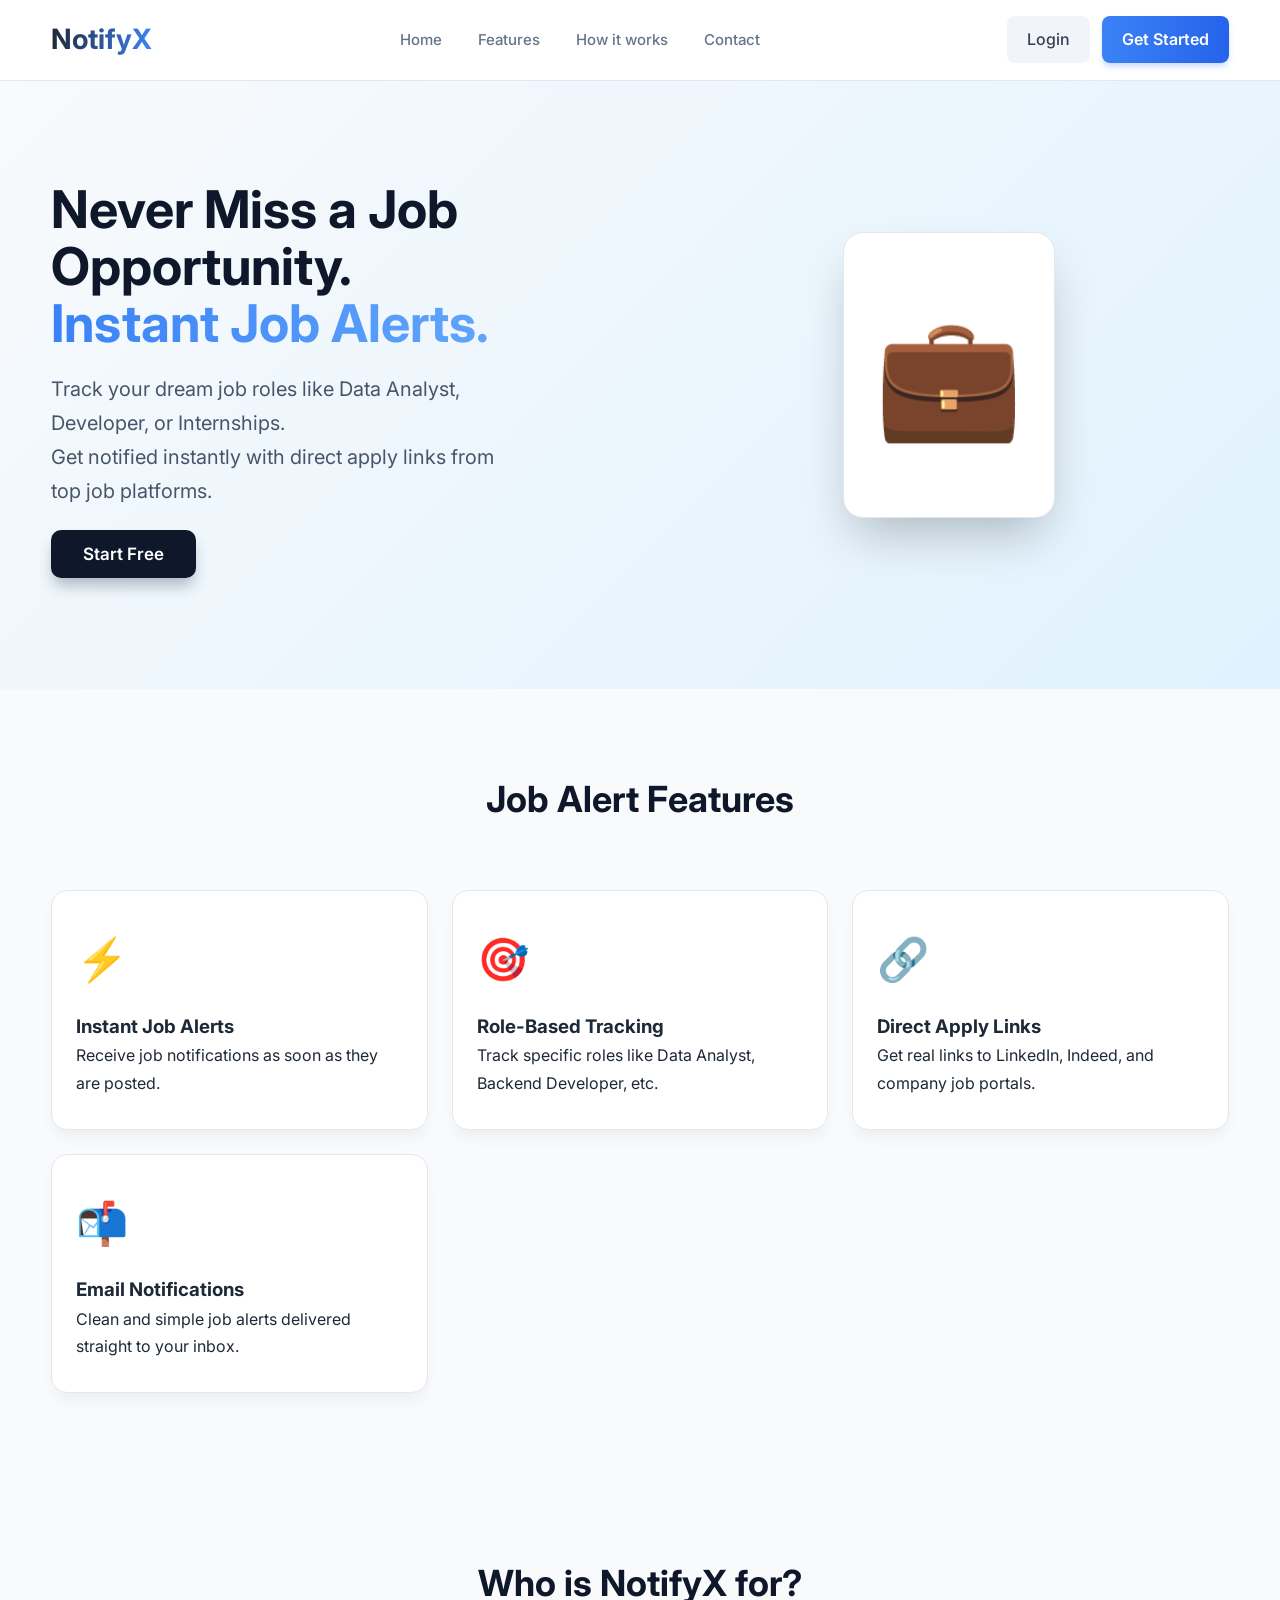
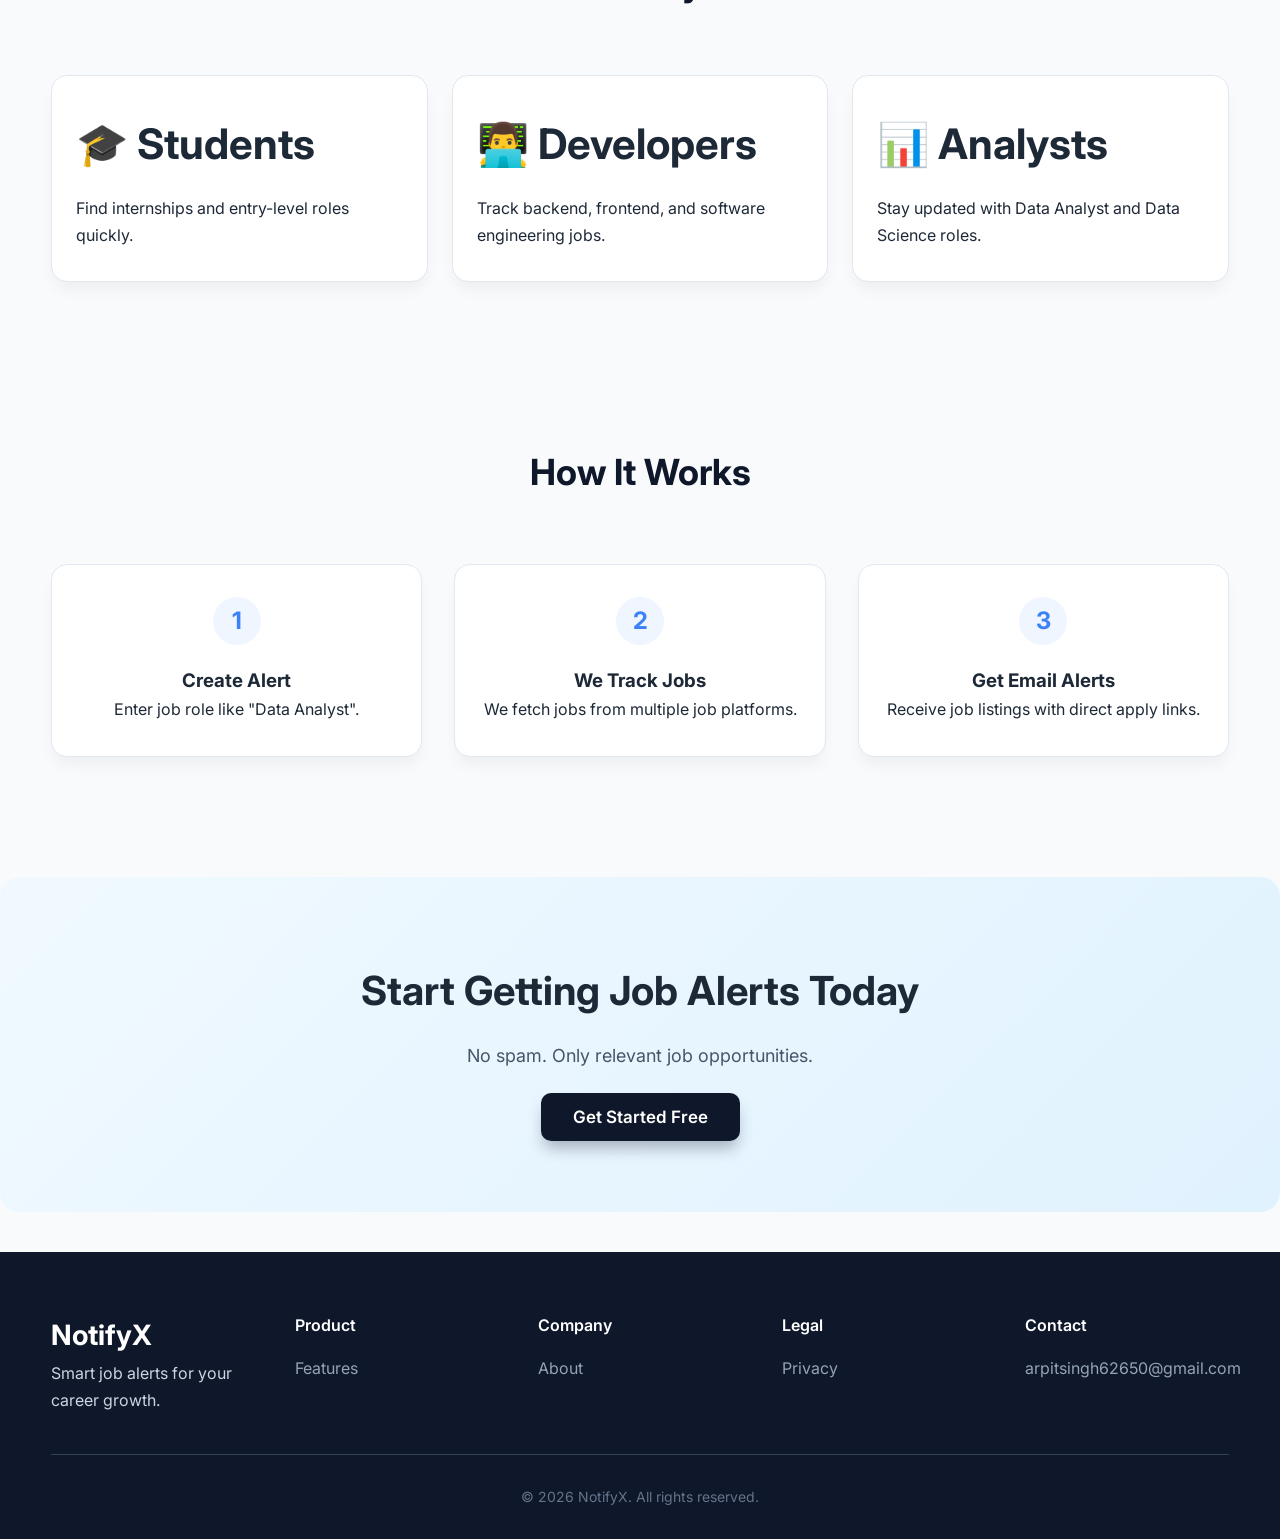
<file: frontend/index.html>
<!DOCTYPE html>
<html lang="en">
<head>
  <meta charset="UTF-8">
  <meta name="viewport" content="width=device-width, initial-scale=1.0">
  <title>NotifyX - Job Alerts</title>

  <link rel="stylesheet" href="css/style.css">
  <link href="https://fonts.googleapis.com/css2?family=Inter:wght@300;400;500;600;700&display=swap" rel="stylesheet">
</head>

<body>

  <!-- NAVBAR -->
  <header class="navbar">
    <div class="container nav-container">
      <h1 class="logo">
        <a href="#hero">NotifyX</a>
      </h1>

      <nav class="nav-links">
        <a href="#hero">Home</a>
        <a href="#features">Features</a>
        <a href="#how">How it works</a>
        <a href="#footer">Contact</a>
      </nav>

      <div class="auth-buttons">
        <a href="#" class="login open-login">Login</a>
        <a href="#" class="signup open-register">Get Started</a>
      </div>
    </div>
  </header>

  <main>

    <!-- HERO -->
    <section id="hero" class="hero">
      <div class="container">
        <div class="hero-content">
          <div class="hero-text">
            <h2>
              Never Miss a Job Opportunity.<br>
              <span class="highlight">Instant Job Alerts.</span>
            </h2>

            <p>
              Track your dream job roles like Data Analyst, Developer, or Internships.<br>
              Get notified instantly with direct apply links from top job platforms.
            </p>

            <a href="#" class="cta open-register">Start Free</a>
          </div>

          <div class="hero-visual">
            <div class="mockup">
              <div class="notification-bell">💼</div>
            </div>
          </div>
        </div>
      </div>
    </section>

    <!-- FEATURES -->
    <section id="features" class="features">
      <div class="container">
        <h2 class="section-title">Job Alert Features</h2>

        <div class="features-grid">
          <div class="feature-card">
            <div class="icon">⚡</div>
            <h3>Instant Job Alerts</h3>
            <p>Receive job notifications as soon as they are posted.</p>
          </div>

          <div class="feature-card">
            <div class="icon">🎯</div>
            <h3>Role-Based Tracking</h3>
            <p>Track specific roles like Data Analyst, Backend Developer, etc.</p>
          </div>

          <div class="feature-card">
            <div class="icon">🔗</div>
            <h3>Direct Apply Links</h3>
            <p>Get real links to LinkedIn, Indeed, and company job portals.</p>
          </div>

          <div class="feature-card">
            <div class="icon">📬</div>
            <h3>Email Notifications</h3>
            <p>Clean and simple job alerts delivered straight to your inbox.</p>
          </div>
        </div>
      </div>
    </section>

    <!-- USE CASES -->
    <section class="use-cases">
      <div class="container">
        <h2 class="section-title">Who is NotifyX for?</h2>

        <div class="use-grid">
          <div class="use-card">
            <h3>🎓 Students</h3>
            <p>Find internships and entry-level roles quickly.</p>
          </div>

          <div class="use-card">
            <h3>👨‍💻 Developers</h3>
            <p>Track backend, frontend, and software engineering jobs.</p>
          </div>

          <div class="use-card">
            <h3>📊 Analysts</h3>
            <p>Stay updated with Data Analyst and Data Science roles.</p>
          </div>
        </div>
      </div>
    </section>

    <!-- HOW IT WORKS -->
    <section id="how" class="how-it-works">
      <div class="container">
        <h2 class="section-title">How It Works</h2>

        <div class="steps">
          <div class="step">
            <span class="step-number">1</span>
            <h3>Create Alert</h3>
            <p>Enter job role like "Data Analyst".</p>
          </div>

          <div class="step">
            <span class="step-number">2</span>
            <h3>We Track Jobs</h3>
            <p>We fetch jobs from multiple job platforms.</p>
          </div>

          <div class="step">
            <span class="step-number">3</span>
            <h3>Get Email Alerts</h3>
            <p>Receive job listings with direct apply links.</p>
          </div>
        </div>
      </div>
    </section>

    <!-- FINAL CTA -->
    <section class="final-cta">
      <div class="container">
        <h2>Start Getting Job Alerts Today</h2>
        <p>No spam. Only relevant job opportunities.</p>
        <a href="#" class="cta open-register">Get Started Free</a>
      </div>
    </section>

  </main>

  <!-- FOOTER -->
  <footer id="footer" class="footer">
    <div class="container">

      <div class="footer-grid">
        <div>
          <h3 class="logo">NotifyX</h3>
          <p>Smart job alerts for your career growth.</p>
        </div>

        <div>
          <h4>Product</h4>
          <a href="#features">Features</a>
        </div>

        <div>
          <h4>Company</h4>
          <a href="#">About</a>
        </div>

        <div>
          <h4>Legal</h4>
          <a href="#">Privacy</a>
        </div>

        <div>
          <h4>Contact</h4>
          <a href="mailto:arpitsingh62650@gmail.com">arpitsingh62650@gmail.com</a>
        </div>
      </div>

      <div class="footer-bottom">
        <p>&copy; 2026 NotifyX. All rights reserved.</p>
      </div>

    </div>
  </footer>

  <!-- LOGIN MODAL -->
  <div id="loginModal" class="modal hidden">
    <div class="modal-card">
      <button type="button" class="close-btn" id="closeModal">&times;</button>
      <h2>Login</h2>

      <form id="loginForm">
        <input id="username" type="text" placeholder="Username or Email" required>
        <input id="password" type="password" placeholder="Password" required>
        <button type="submit">Login</button>
      </form>
    </div>
  </div>

  <!-- REGISTER MODAL -->
  <div id="registerModal" class="modal hidden">
    <div class="modal-card">
      <button type="button" class="close-btn" id="closeRegister">&times;</button>
      <h2>Create Account</h2>

      <form id="registerForm">
        <input type="text" id="reg_username" placeholder="Username" required>
        <input type="text" id="reg_first_name" placeholder="First Name" required>
        <input type="text" id="reg_last_name" placeholder="Last Name" required>
        <input type="email" id="reg_email" placeholder="Email" required>
        <input type="password" id="reg_password" placeholder="Password" required>
        <button type="submit">Create Account</button>
      </form>
    </div>
  </div>

  <script src="js/api.js"></script>
  <script src="js/index.js"></script>

</body>
</html>
</file>
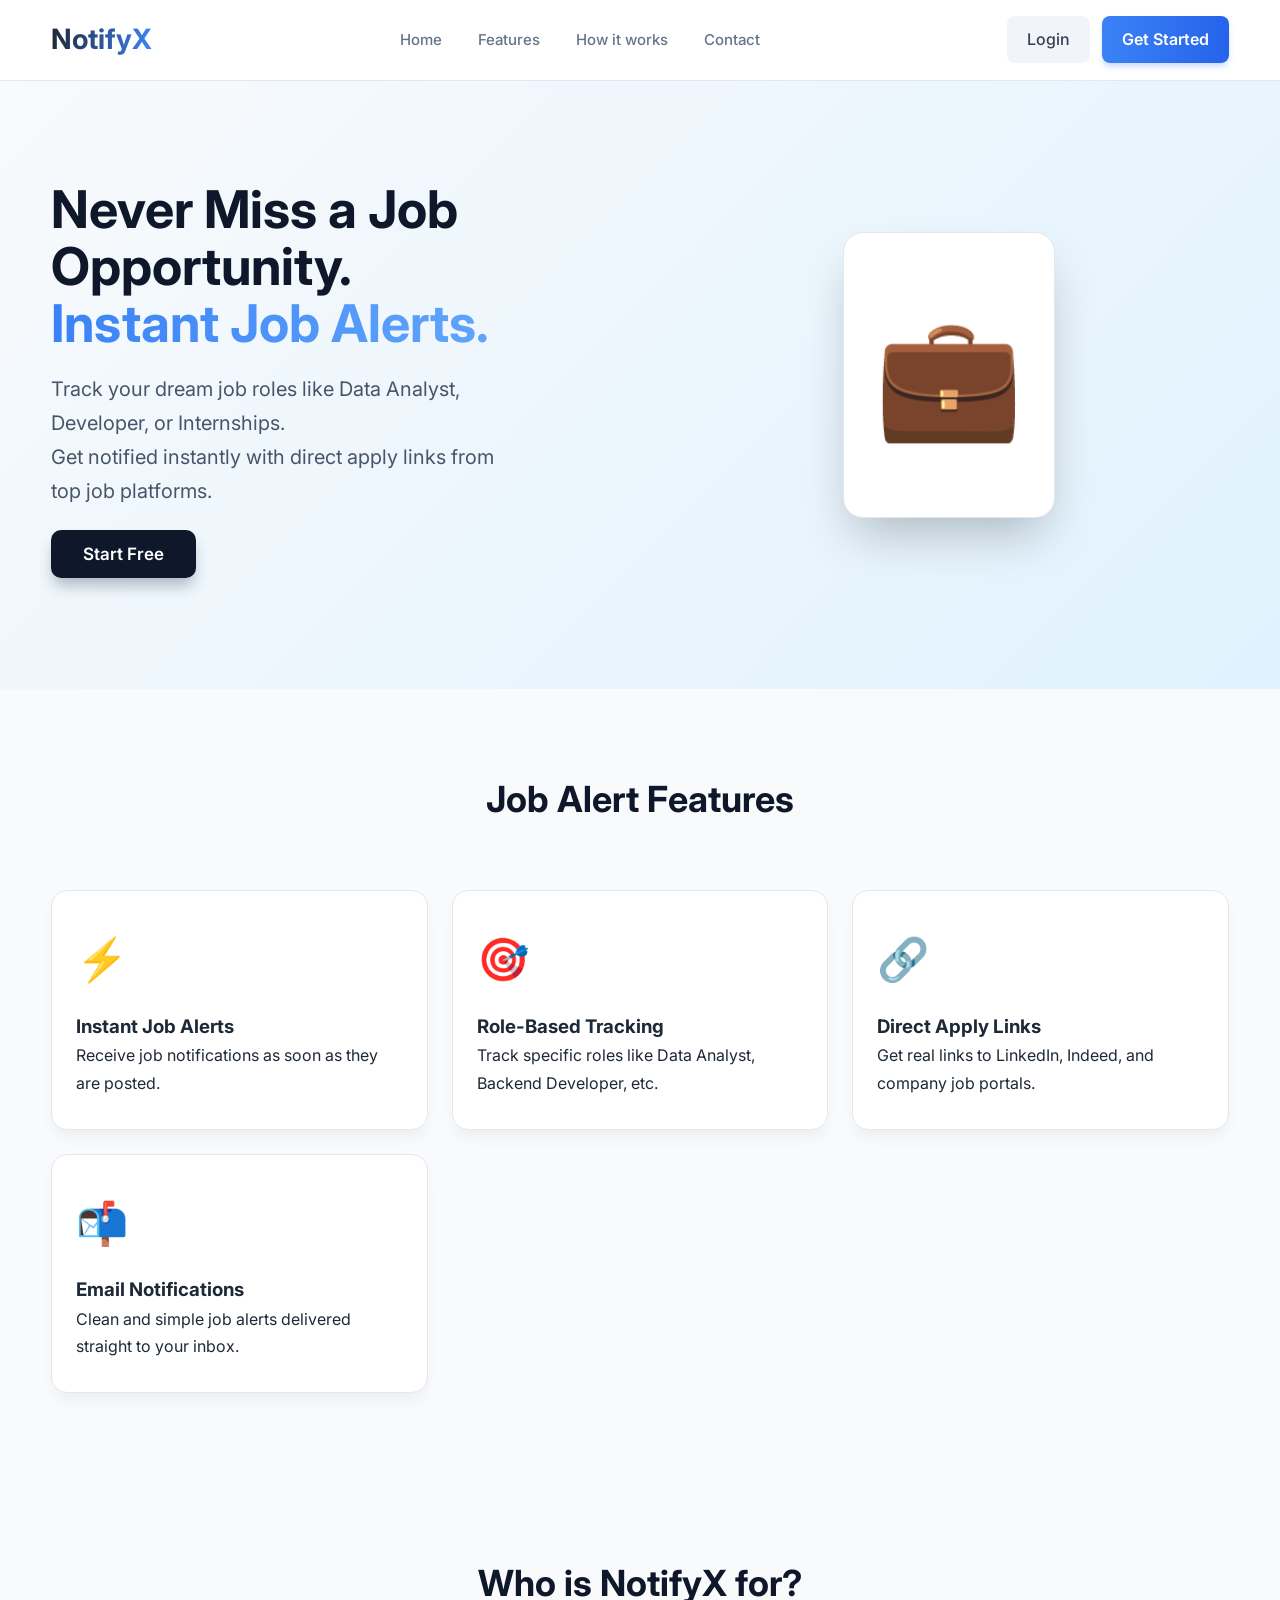
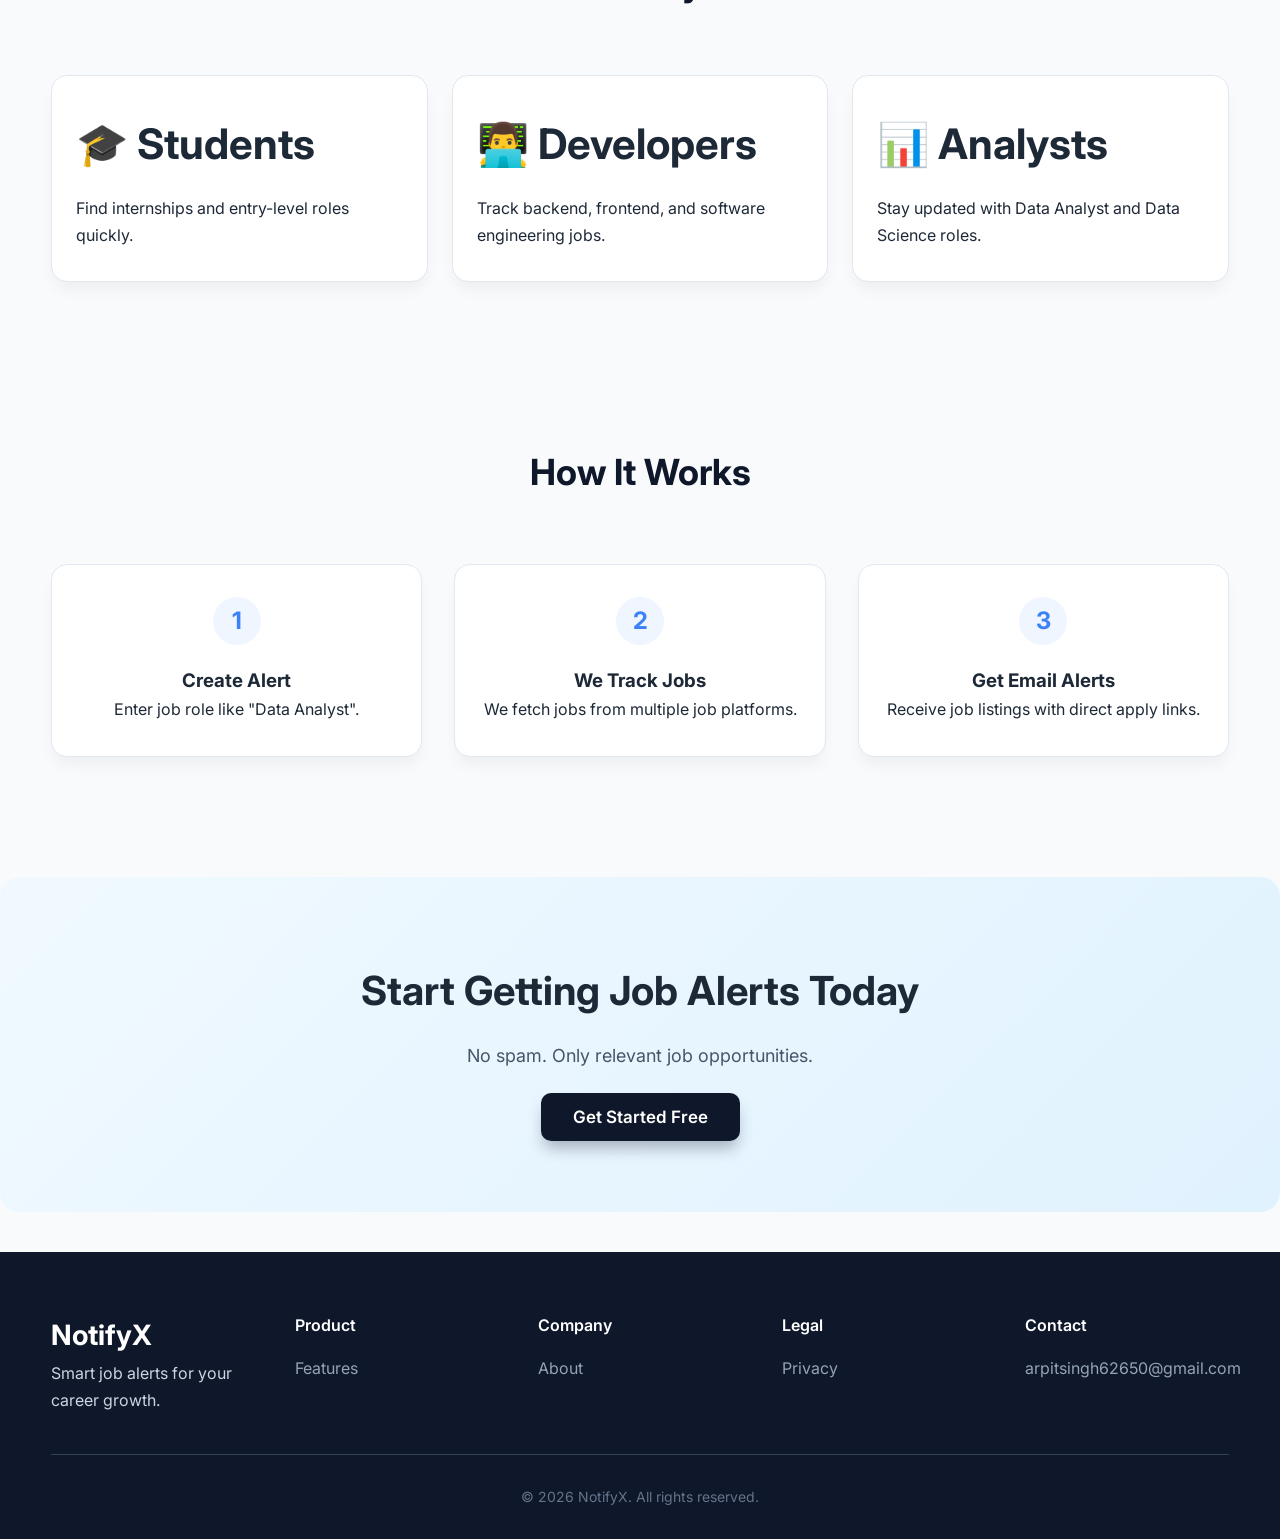
<file: frontend/dashboard.html>
<!DOCTYPE html>
<html lang="en">
<head>
  <meta charset="UTF-8">
  <meta name="viewport" content="width=device-width, initial-scale=1.0">
  <title>Dashboard - NotifyX</title>

  <link rel="stylesheet" href="css/dashboard.css">
  <link href="https://fonts.googleapis.com/css2?family=Inter:wght@400;500;600;700&display=swap" rel="stylesheet">
  <link rel="stylesheet" href="https://fonts.googleapis.com/css2?family=Material+Symbols+Outlined" />
</head>
<body>

  <div class="dashboard">

    <!-- Top Bar -->
    <header class="top-bar">
      <div class="logo">
        <a href="index.html">NotifyX</a>
      </div>
      <div class="top-actions">
        <a href="create-alert.html" class="new-alert-btn">+ Create Alert</a>
        <button id="logout-btn" class="logout-btn">Logout</button>
      </div>
    </header>

    <div class="content">

      <!-- Welcome -->
      <div class="welcome">
        <h1>Welcome back, <span id="welcome-name">User</span>!</h1>
      </div>

      <div class="grid">

        <!-- Compact Profile -->
        <div class="profile-card">
          <h3>Your Profile</h3>
          <div class="profile-info">
            <div class="row">
              <span class="label">Username</span>
              <span id="user-username" class="value">-</span>
            </div>
            <div class="row">
              <span class="label">Email</span>
              <span id="user-email" class="value">-</span>
            </div>
          </div>
        </div>

        <!-- Active Alerts -->
        <div class="alerts-card">
          <div class="alerts-header">
            <h3>Your Active Alerts</h3>
            <a href="create-alert.html" class="create-btn">+ New Alert</a>
          </div>
          <div id="alerts-list">
            <p class="loading">Loading your alerts...</p>
          </div>
        </div>

      </div>
    </div>
  </div>

  <script src="js/api.js"></script>
  <script src="js/dashboard.js"></script>

</body>
</html>
</file>
<file: frontend/css/style.css>
/* ===== RESET ===== */
* {
  margin: 0;
  padding: 0;
  box-sizing: border-box;
}

/* ===== BODY ===== */
body {
  font-family: 'Inter', sans-serif;
  background: #f8fafc;
  color: #1e2937;
  line-height: 1.7;
}

/* ===== CONTAINER ===== */
.container {
  width: 92%;
  max-width: 1200px;
  margin: auto;
}

/* ===== NAVBAR ===== */
.navbar {
  background: rgba(255, 255, 255, 0.95);
  backdrop-filter: blur(12px);
  padding: 16px 0;
  border-bottom: 1px solid #e2e8f0;
  position: sticky;
  top: 0;
  z-index: 100;
}

.nav-container {
  display: flex;
  justify-content: space-between;
  align-items: center;
}

.logo {
  font-size: 28px;
  font-weight: 700;
  background: linear-gradient(90deg, #1e2937, #3b82f6);
  -webkit-background-clip: text;
  -webkit-text-fill-color: transparent;
}

/* NAV LINKS */
.nav-links a {
  margin: 0 16px;
  text-decoration: none;
  color: #64748b;
  font-weight: 500;
  font-size: 15px;
  transition: color 0.2s;
}

.nav-links a:hover {
  color: #1e2937;
}

/* BUTTONS */
.auth-buttons {
  display: flex;
  gap: 12px;
}

.login {
  padding: 10px 20px;
  border-radius: 8px;
  background: #f1f5f9;
  color: #334155;
  text-decoration: none;
  font-weight: 500;
  transition: all 0.2s;
}

.login:hover {
  background: #e2e8f0;
}

.signup {
  padding: 10px 20px;
  border-radius: 8px;
  background: linear-gradient(90deg, #3b82f6, #2563eb);
  color: white;
  text-decoration: none;
  font-weight: 600;
  box-shadow: 0 4px 6px -1px rgba(59, 130, 246, 0.3);
  transition: all 0.2s;
}

.signup:hover {
  transform: translateY(-2px);
  box-shadow: 0 10px 15px -3px rgba(59, 130, 246, 0.4);
}

/* ===== HERO ===== */
.hero {
  padding: 100px 0 120px;
  background: linear-gradient(135deg, #f8fafc 0%, #e0f2fe 100%);
}

.hero-content {
  display: flex;
  align-items: center;
  gap: 60px;
  flex-wrap: wrap;
}

.hero-text {
  flex: 1;
  min-width: 300px;
}

.hero-text h2 {
  font-size: 52px;
  line-height: 1.1;
  font-weight: 700;
  margin-bottom: 20px;
  color: #0f172a;
}

.highlight {
  background: linear-gradient(90deg, #3b82f6, #60a5fa);
  -webkit-background-clip: text;
  -webkit-text-fill-color: transparent;
}

.hero-text p {
  font-size: 20px;
  color: #475569;
  margin-bottom: 32px;
  max-width: 460px;
}


/* CTA */
.cta {
  padding: 14px 32px;
  background: #0f172a;
  color: white;
  text-decoration: none;
  border-radius: 10px;
  font-weight: 600;
  font-size: 17px;
  box-shadow: 0 10px 15px -3px rgba(15, 23, 42, 0.3);
  transition: all 0.3s;
}

.cta:hover {
  background: #1e2937;
  transform: translateY(-3px);
}

/* Hero Visual */
.hero-visual {
  flex: 1;
  display: flex;
  justify-content: center;
  min-width: 300px;
}

.mockup {
  background: white;
  padding: 40px 30px;
  border-radius: 20px;
  box-shadow: 0 25px 50px -12px rgb(0 0 0 / 0.25);
  border: 1px solid #e2e8f0;
}

.notification-bell {
  font-size: 120px;
  animation: bell-ring 2s infinite ease-in-out;
}

@keyframes bell-ring {
  0%, 100% { transform: rotate(0deg); }
  10% { transform: rotate(15deg); }
  20% { transform: rotate(-15deg); }
}

/* ===== SECTIONS ===== */
.features,
.how-it-works,
.use-cases,
.final-cta {
  padding: 80px 0;
}

.section-title {
  text-align: center;
  font-size: 36px;
  font-weight: 700;
  margin-bottom: 60px;
  color: #0f172a;
}

/* ===== CARDS ===== */
.feature-card,
.step,
.use-card {
  background: #ffffff;
  padding: 32px 24px;
  border-radius: 16px;
  border: 1px solid #e2e8f0;
  box-shadow: 0 10px 15px -3px rgba(0, 0, 0, 0.05);
  transition: all 0.3s;
}

.feature-card:hover,
.use-card:hover,
.step:hover {
  transform: translateY(-8px);
  box-shadow: 0 20px 25px -5px rgba(0, 0, 0, 0.1);
}

.feature-card .icon,
.use-card h3 {
  font-size: 42px;
  margin-bottom: 16px;
}

/* ===== FEATURES ===== */
.features-grid {
  display: grid;
  grid-template-columns: repeat(auto-fit, minmax(280px, 1fr));
  gap: 24px;
}

/* ===== HOW IT WORKS ===== */
.steps {
  display: flex;
  gap: 32px;
  justify-content: center;
  flex-wrap: wrap;
}

.step {
  flex: 1;
  min-width: 260px;
  text-align: center;
}

.step-number {
  display: inline-block;
  width: 48px;
  height: 48px;
  background: #eff6ff;
  color: #3b82f6;
  font-size: 24px;
  font-weight: 700;
  border-radius: 50%;
  line-height: 48px;
  margin-bottom: 20px;
}

/* ===== USE CASES ===== */
.use-grid {
  display: grid;
  grid-template-columns: repeat(auto-fit, minmax(260px, 1fr));
  gap: 24px;
}

/* ===== FINAL CTA ===== */
.final-cta {
  text-align: center;
  background: linear-gradient(135deg, #f0f9ff, #e0f2fe);
  border-radius: 20px;
  padding: 80px 40px;
  margin: 40px auto;
}

.final-cta h2 {
  font-size: 40px;
  margin-bottom: 16px;
}

.final-cta p {
  font-size: 18px;
  color: #475569;
  margin-bottom: 32px;
}

/* ===== FOOTER ===== */
.footer {
  background: #0f172a;
  color: #cbd5e1;
  padding: 60px 0 30px;
}

.footer .logo {
  color: white;
  background: none;
  -webkit-text-fill-color: white;
}

.footer-grid {
  display: grid;
  grid-template-columns: repeat(auto-fit, minmax(180px, 1fr));
  gap: 40px;
  margin-bottom: 40px;
}

.footer h4 {
  color: white;
  margin-bottom: 16px;
  font-weight: 600;
}

.footer a {
  display: block;
  margin: 10px 0;
  text-decoration: none;
  color: #94a3b8;
  transition: color 0.2s;
}

.footer a:hover {
  color: white;
}

.footer-bottom {
  text-align: center;
  padding-top: 30px;
  border-top: 1px solid #334155;
  color: #64748b;
  font-size: 14px;
}

/* ===== MODAL ===== */
.modal {
  position: fixed;
  inset: 0;
  background: rgba(15, 23, 42, 0.7);
  display: flex;
  justify-content: center;
  align-items: center;
  z-index: 1000;
}

.hidden {
  display: none;
}

.modal-card {
  background: white;
  padding: 32px;
  border-radius: 16px;
  width: 100%;
  max-width: 380px;
  box-shadow: 0 25px 50px -12px rgb(0 0 0 / 0.4);
}

.modal-card h2 {
  margin-bottom: 24px;
  text-align: center;
}

.modal-card input {
  width: 100%;
  padding: 14px 16px;
  margin-bottom: 16px;
  border: 1px solid #cbd5e1;
  border-radius: 10px;
  font-size: 16px;
}

.modal-card input:focus {
  border-color: #3b82f6;
  outline: none;
  box-shadow: 0 0 0 3px rgba(59, 130, 246, 0.15);
}

.modal-card button {
  width: 100%;
  padding: 14px;
  border-radius: 10px;
  background: linear-gradient(90deg, #3b82f6, #2563eb);
  color: white;
  border: none;
  font-weight: 600;
  font-size: 16px;
  cursor: pointer;
  transition: all 0.2s;
}

.modal-card button:hover {
  transform: translateY(-2px);
}

.close-btn {
  position: absolute;
  top: 16px;
  right: 20px;
  font-size: 28px;
  background: none;
  border: none;
  cursor: pointer;
  color: #94a3b8;
}

html {
  scroll-behavior: smooth;
}
</file>
<file: frontend/css/dashboard.css>
* {
  margin: 0;
  padding: 0;
  box-sizing: border-box;
}

body {
  font-family: 'Inter', sans-serif;
  background: #f8fafc;
  color: #1e2937;
}

.dashboard {
  max-width: 1100px;
  margin: 0 auto;
  padding: 20px;
}

/* Top Bar */
.top-bar {
  display: flex;
  justify-content: space-between;
  align-items: center;
  background: white;
  padding: 18px 28px;
  border-radius: 16px;
  box-shadow: 0 4px 15px rgba(0, 0, 0, 0.05);
  margin-bottom: 35px;
}

.logo a {
  font-size: 28px;
  font-weight: 700;
  color: #1e2937;
  text-decoration: none;
}

.top-actions {
  display: flex;
  gap: 12px;
}

.new-alert-btn {
  background: #3b82f6;
  color: white;
  padding: 10px 22px;
  border-radius: 50px;
  text-decoration: none;
  font-weight: 600;
}

.logout-btn {
  padding: 10px 22px;
  background: #ef4444;
  color: white;
  border: none;
  border-radius: 50px;
  cursor: pointer;
  font-weight: 500;
}

/* Welcome */
.welcome h1 {
  font-size: 34px;
  font-weight: 700;
  margin-bottom: 30px;
  color: #0f172a;
}

/* Grid Layout */
.grid {
  display: grid;
  grid-template-columns: 1fr 2fr;
  gap: 30px;
}

/* Profile Card */
.profile-card {
  background: white;
  border-radius: 16px;
  padding: 28px;
  box-shadow: 0 5px 20px rgba(0, 0, 0, 0.06);
  height: fit-content;
}

.profile-card h3 {
  font-size: 21px;
  margin-bottom: 20px;
  color: #1e2937;
}

.profile-info .row {
  display: flex;
  justify-content: space-between;
  padding: 14px 0;
  border-bottom: 1px solid #f1f5f9;
}

.profile-info .row:last-child {
  border-bottom: none;
}

.label {
  color: #64748b;
  font-weight: 500;
}

.value {
  font-weight: 600;
  color: #1e2937;
}

/* Alerts Card */
.alerts-card {
  background: white;
  border-radius: 16px;
  padding: 28px;
  box-shadow: 0 5px 20px rgba(0, 0, 0, 0.06);
}

.alerts-header {
  display: flex;
  justify-content: space-between;
  align-items: center;
  margin-bottom: 24px;
  flex-wrap: wrap;
  gap: 12px;
}

.alerts-header h3 {
  font-size: 22px;
  color: #1e2937;
}

.create-btn {
  background: linear-gradient(90deg, #3b82f6, #2563eb);
  color: white;
  padding: 10px 24px;
  border-radius: 50px;
  text-decoration: none;
  font-weight: 600;
}

.create-btn:hover {
  transform: translateY(-2px);
}

/* Alert Items */
#alerts-list {
  min-height: 260px;
}

.alert-card {
  background: #f8fafc;
  border: 1px solid #e2e8f0;
  border-radius: 12px;
  padding: 20px;
  margin-bottom: 14px;
  transition: all 0.25s;
}

.alert-card:hover {
  border-color: #3b82f6;
  transform: translateY(-3px);
}

.alert-card h4 {
  font-size: 17px;
  margin-bottom: 8px;
}

.alert-card p {
  color: #64748b;
  font-size: 14.5px;
}

/* Loading */
.loading, .no-alerts {
  text-align: center;
  color: #64748b;
  padding: 60px 20px;
  font-size: 16px;
}


/* Responsive */
@media (max-width: 768px) {
  .grid {
    grid-template-columns: 1fr;
  }
  
  .welcome h1 {
    font-size: 28px;
  }
  
  .top-bar {
    flex-direction: column;
    gap: 15px;
    text-align: center;
  }
}

* {
  margin: 0;
  padding: 0;
  box-sizing: border-box;
}

body {
  font-family: 'Inter', sans-serif;
  background: #f8fafc;
  color: #1e2937;
}

.dashboard {
  max-width: 1100px;
  margin: 0 auto;
  padding: 20px;
}

/* Top Bar */
.top-bar {
  display: flex;
  justify-content: space-between;
  align-items: center;
  background: white;
  padding: 18px 28px;
  border-radius: 16px;
  box-shadow: 0 4px 15px rgba(0, 0, 0, 0.05);
  margin-bottom: 35px;
}

.logo a {
  font-size: 28px;
  font-weight: 700;
  color: #1e2937;
  text-decoration: none;
}

.top-actions {
  display: flex;
  gap: 12px;
}

.new-alert-btn {
  background: #3b82f6;
  color: white;
  padding: 10px 22px;
  border-radius: 50px;
  text-decoration: none;
  font-weight: 600;
}

.logout-btn {
  padding: 10px 22px;
  background: #ef4444;
  color: white;
  border: none;
  border-radius: 50px;
  cursor: pointer;
  font-weight: 500;
}

/* Welcome */
.welcome h1 {
  font-size: 34px;
  font-weight: 700;
  margin-bottom: 30px;
  color: #0f172a;
}

/* Grid Layout */
.grid {
  display: grid;
  grid-template-columns: 1fr 2fr;
  gap: 30px;
}

/* Profile Card */
.profile-card {
  background: white;
  border-radius: 16px;
  padding: 28px;
  box-shadow: 0 5px 20px rgba(0, 0, 0, 0.06);
  height: fit-content;
}

.profile-card h3 {
  font-size: 21px;
  margin-bottom: 20px;
  color: #1e2937;
}

.profile-info .row {
  display: flex;
  justify-content: space-between;
  padding: 14px 0;
  border-bottom: 1px solid #f1f5f9;
}

.profile-info .row:last-child {
  border-bottom: none;
}

.label {
  color: #64748b;
  font-weight: 500;
}

.value {
  font-weight: 600;
  color: #1e2937;
}

/* Alerts Card */
.alerts-card {
  background: white;
  border-radius: 16px;
  padding: 28px;
  box-shadow: 0 5px 20px rgba(0, 0, 0, 0.06);
}

.alerts-header {
  display: flex;
  justify-content: space-between;
  align-items: center;
  margin-bottom: 24px;
  flex-wrap: wrap;
  gap: 12px;
}

.alerts-header h3 {
  font-size: 22px;
  color: #1e2937;
}

.create-btn {
  background: linear-gradient(90deg, #3b82f6, #2563eb);
  color: white;
  padding: 10px 24px;
  border-radius: 50px;
  text-decoration: none;
  font-weight: 600;
}

.create-btn:hover {
  transform: translateY(-2px);
}

/* Alert Items */
#alerts-list {
  min-height: 260px;
}

.alert-card {
  background: #f8fafc;
  border: 1px solid #e2e8f0;
  border-radius: 12px;
  padding: 20px;
  margin-bottom: 14px;
  transition: all 0.25s;
}

.alert-card:hover {
  border-color: #3b82f6;
  transform: translateY(-3px);
}

.alert-card h4 {
  font-size: 17px;
  margin-bottom: 8px;
}

.alert-card p {
  color: #64748b;
  font-size: 14.5px;
}

/* Loading */
.loading, .no-alerts {
  text-align: center;
  color: #64748b;
  padding: 60px 20px;
  font-size: 16px;
}


/* Responsive */
@media (max-width: 768px) {
  .grid {
    grid-template-columns: 1fr;
  }
  
  .welcome h1 {
    font-size: 28px;
  }
  
  .top-bar {
    flex-direction: column;
    gap: 15px;
    text-align: center;
  }
}

.alert-item {
  display: flex;
  justify-content: space-between;
  align-items: center;
  width: 100%;
}

.alert-text {
  flex: 1;
}
</file>
